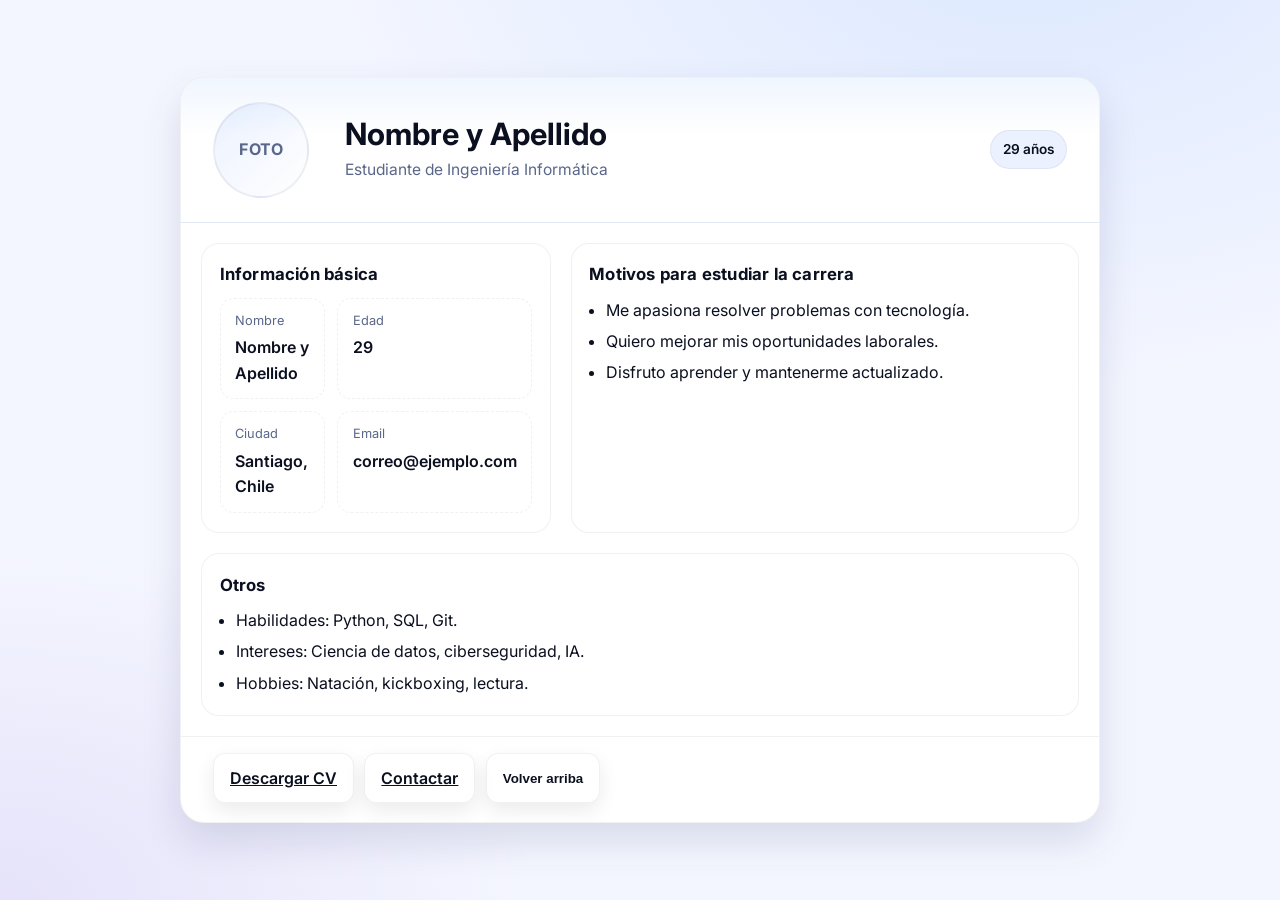
<file: ernesto.htm>
<!DOCTYPE html>
<html lang="es">
<head>
  <meta charset="utf-8" />
  <meta name="viewport" content="width=device-width, initial-scale=1" />
  <title>Mi Info</title>
  <!-- Tipografía moderna (Google Fonts) -->
  <link href="https://fonts.googleapis.com/css2?family=Inter:wght@400;600;700&display=swap" rel="stylesheet">
  <link rel="stylesheet" href="styles.css">
</head>
<body>
  <main class="wrapper">
    <article class="card" aria-label="Tarjeta de información personal">
      <!-- ====== Encabezado ====== -->
      <header class="header">
        <div class="avatar" aria-hidden="true">FOTO</div>
        <div class="title">
          <h1><!-- Tu Nombre aquí -->Nombre y Apellido</h1>
          <p><!-- Un subtítulo breve -->Estudiante de Ingeniería Informática</p>
        </div>
        <div class="chip" title="Edad">
          <!-- Cambia el valor -->
          29 años
        </div>
      </header>

      <!-- ====== Contenido principal ====== -->
      <section class="content">
        <div class="section">
          <h2>Información básica</h2>
          <div class="grid-2" role="list">
            <div class="field" role="listitem">
              <div class="label">Nombre</div>
              <div class="value">Nombre y Apellido</div>
            </div>
            <div class="field" role="listitem">
              <div class="label">Edad</div>
              <div class="value">29</div>
            </div>
            <div class="field" role="listitem">
              <div class="label">Ciudad</div>
              <div class="value">Santiago, Chile</div>
            </div>
            <div class="field" role="listitem">
              <div class="label">Email</div>
              <div class="value">correo@ejemplo.com</div>
            </div>
          </div>
        </div>

        <div class="section">
          <h2>Motivos para estudiar la carrera</h2>
          <ul class="list">
            <li class="item">Me apasiona resolver problemas con tecnología.</li>
            <li class="item">Quiero mejorar mis oportunidades laborales.</li>
            <li class="item">Disfruto aprender y mantenerme actualizado.</li>
          </ul>
        </div>

        <div class="section" style="grid-column: 1 / -1;">
          <h2>Otros</h2>
          <ul class="list">
            <li class="item">Habilidades: Python, SQL, Git.</li>
            <li class="item">Intereses: Ciencia de datos, ciberseguridad, IA.</li>
            <li class="item">Hobbies: Natación, kickboxing, lectura.</li>
          </ul>
        </div>
      </section>

      <!-- ====== Pie con acciones opcionales ====== -->
      <footer class="footer">
        <a class="btn" href="#" onclick="alert('Aquí podrías enlazar a tu CV en PDF.'); return false;">Descargar CV</a>
        <a class="btn" href="mailto:correo@ejemplo.com">Contactar</a>
        <button class="btn" onclick="window.scrollTo({ top: 0, behavior: 'smooth' });">Volver arriba</button>
      </footer>
    </article>
  </main>
</body>
</html>
</file>
<file: styles.css>
:root {
  --bg: #0b1020;
  --card: #121935;
  --text: #eaf0ff;
  --muted: #b9c4e6;
  --accent: #6ea8fe;
  --ring: rgba(110, 168, 254, 0.35);
  --shadow: 0 20px 40px rgba(3, 10, 40, 0.45);
  --border: rgba(255,255,255,0.08);
  --chip-bg: rgba(110, 168, 254, 0.12);
}

@media (prefers-color-scheme: light) {
  :root {
    --bg: #f4f6ff;
    --card: #ffffff;
    --text: #0b1020;
    --muted: #5a678a;
    --accent: #3a7afe;
    --ring: rgba(58, 122, 254, 0.25);
    --shadow: 0 18px 40px rgba(5, 20, 70, 0.12);
    --border: rgba(11,16,32,0.06);
    --chip-bg: rgba(58,122,254,0.10);
  }
}

*, *::before, *::after { box-sizing: border-box; }
html, body { height: 100%; }
body {
  margin: 0;
  font-family: "Inter", system-ui, -apple-system, Segoe UI, Roboto, Arial, sans-serif;
  color: var(--text);
  background: radial-gradient(1200px 800px at 80% -10%, rgba(110,168,254,0.18), transparent 60%),
              radial-gradient(900px 600px at 0% 100%, rgba(128, 90, 213, 0.12), transparent 60%),
              var(--bg);
  line-height: 1.6;
}

.wrapper {
  min-height: 100dvh;
  display: grid;
  place-items: center;
  padding: 2rem;
}

.card {
  width: 100%;
  max-width: 920px;
  background: var(--card);
  border: 1px solid var(--border);
  box-shadow: var(--shadow);
  border-radius: 24px;
  overflow: hidden;
}

.header {
  display: grid;
  grid-template-columns: 112px 1fr auto;
  gap: 1.25rem;
  padding: 1.5rem clamp(1.25rem, 3vw, 2rem);
  align-items: center;
  border-bottom: 1px solid var(--border);
  background: linear-gradient(180deg, rgba(110,168,254,0.10), transparent 40%);
}

.avatar {
  width: 96px;
  height: 96px;
  border-radius: 50%;
  background: linear-gradient(135deg, var(--chip-bg), rgba(255,255,255,0.08));
  border: 2px solid var(--border);
  display: grid;
  place-items: center;
  font-weight: 700;
  letter-spacing: 0.5px;
  color: var(--muted);
  user-select: none;
}

.title { display: grid; gap: 6px; }
.title h1 { margin: 0; font-size: clamp(1.4rem, 2.4vw, 2rem); line-height: 1.2; }
.title p { margin: 0; color: var(--muted); font-size: 0.975rem; }

.chip {
  justify-self: end;
  background: var(--chip-bg);
  border: 1px solid var(--border);
  padding: 0.5rem 0.75rem;
  border-radius: 999px;
  font-size: 0.85rem;
  font-weight: 600;
}

.content {
  display: grid;
  grid-template-columns: 1.1fr 1.6fr;
  gap: 1.25rem;
  padding: 1.25rem;
}

.section {
  background: linear-gradient(180deg, rgba(255,255,255,0.02), transparent 60%);
  border: 1px solid var(--border);
  border-radius: 18px;
  padding: 1.1rem 1.1rem 1.2rem;
}

.section h2 { margin: 0 0 0.6rem 0; font-size: 1.05rem; letter-spacing: 0.2px; }

.list { margin: 0; padding: 0 0 0 1.05rem; }
.item + .item { margin-top: 0.35rem; }

.grid-2 {
  display: grid;
  grid-template-columns: 1fr 1fr;
  gap: 0.75rem;
}

.field { border: 1px dashed var(--border); border-radius: 14px; padding: 0.75rem 0.9rem; }
.label { font-size: 0.8rem; color: var(--muted); margin-bottom: 4px; }
.value { font-weight: 600; }

.footer {
  display: flex;
  gap: 0.65rem;
  padding: 1rem clamp(1.25rem, 3vw, 2rem) 1.2rem;
  border-top: 1px solid var(--border);
  flex-wrap: wrap;
}

.btn {
  appearance: none;
  border: 1px solid var(--border);
  background: linear-gradient(180deg, rgba(255,255,255,0.06), rgba(255,255,255,0.02));
  color: var(--text);
  padding: 0.7rem 1rem;
  border-radius: 12px;
  font-weight: 600;
  cursor: pointer;
  transition: transform 0.12s ease, box-shadow 0.2s ease, border-color 0.2s ease;
  box-shadow: 0 8px 20px rgba(0,0,0,0.08);
}
.btn:hover { transform: translateY(-1px); border-color: var(--ring); box-shadow: 0 10px 24px var(--ring); }
.btn:active { transform: translateY(0); }

@media (max-width: 860px) {
  .header { grid-template-columns: 72px 1fr; }
  .chip { justify-self: start; }
  .content { grid-template-columns: 1fr; }
}
</file>
